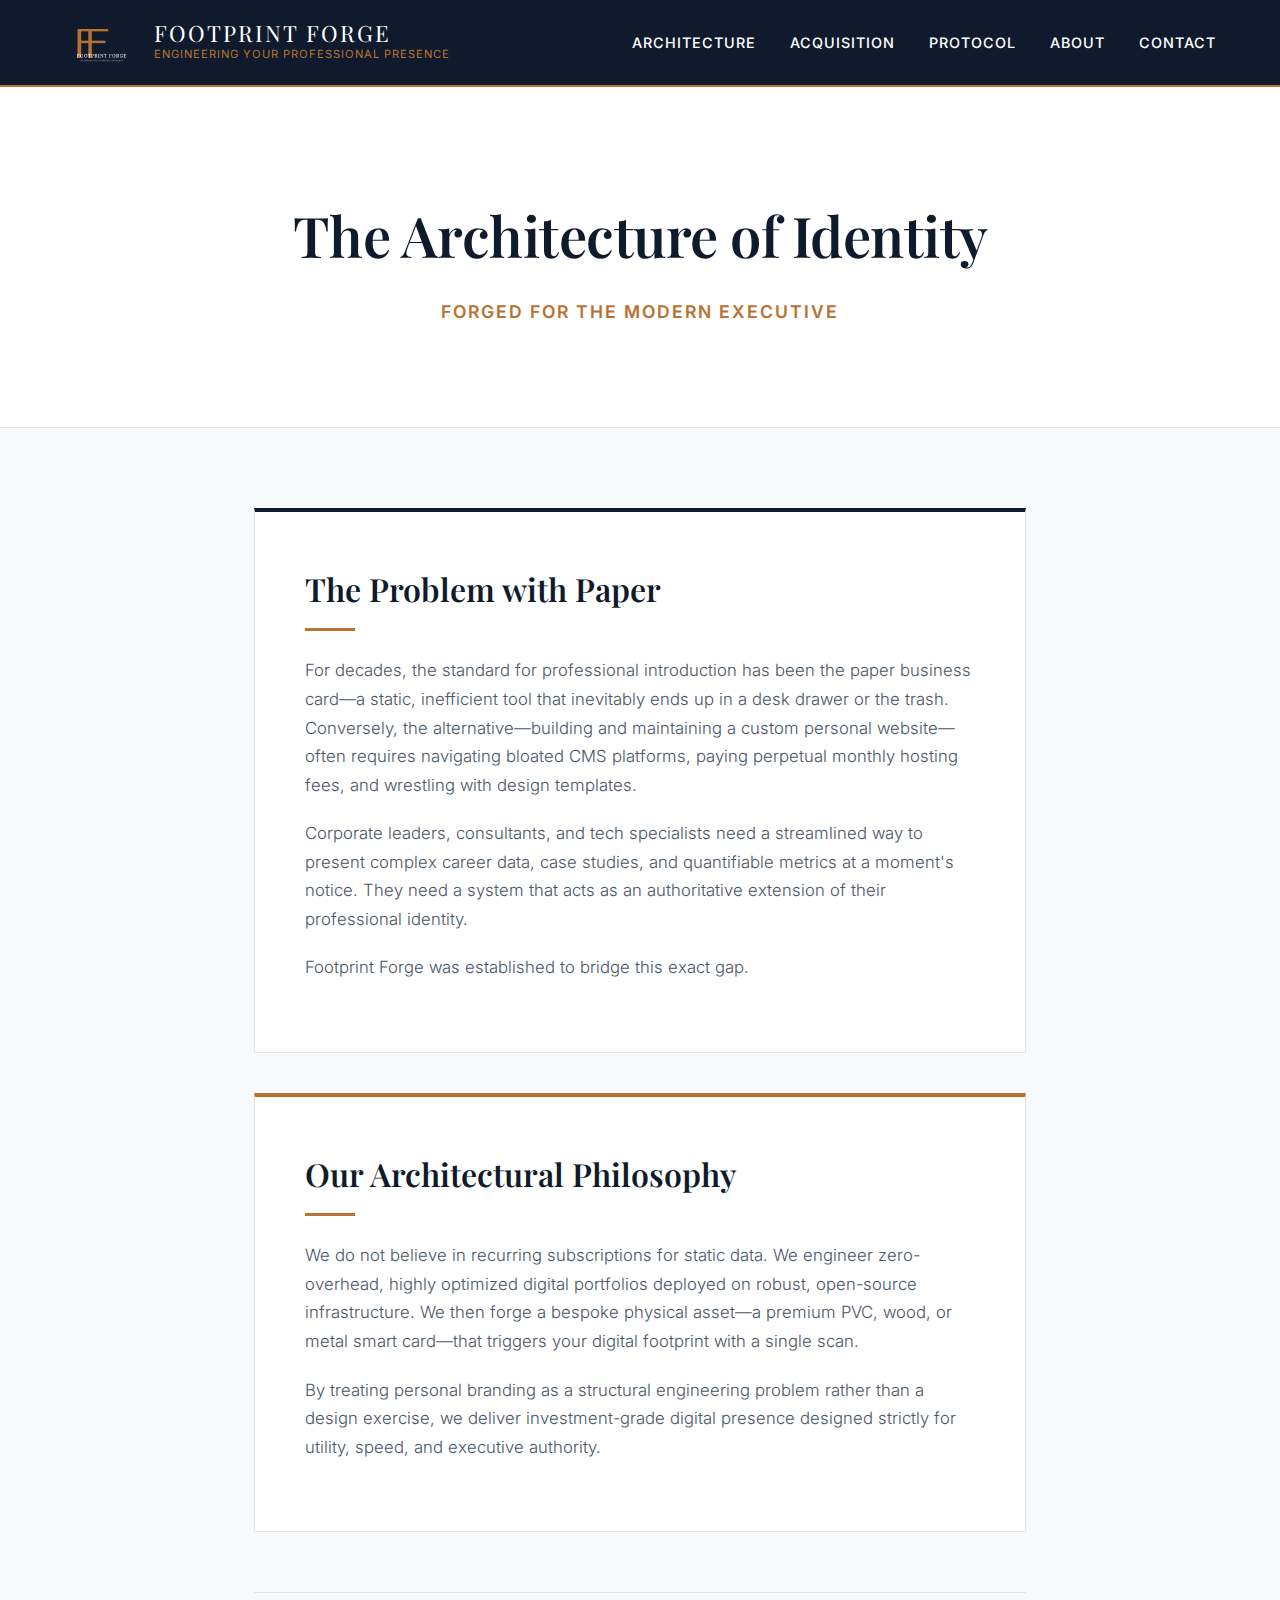
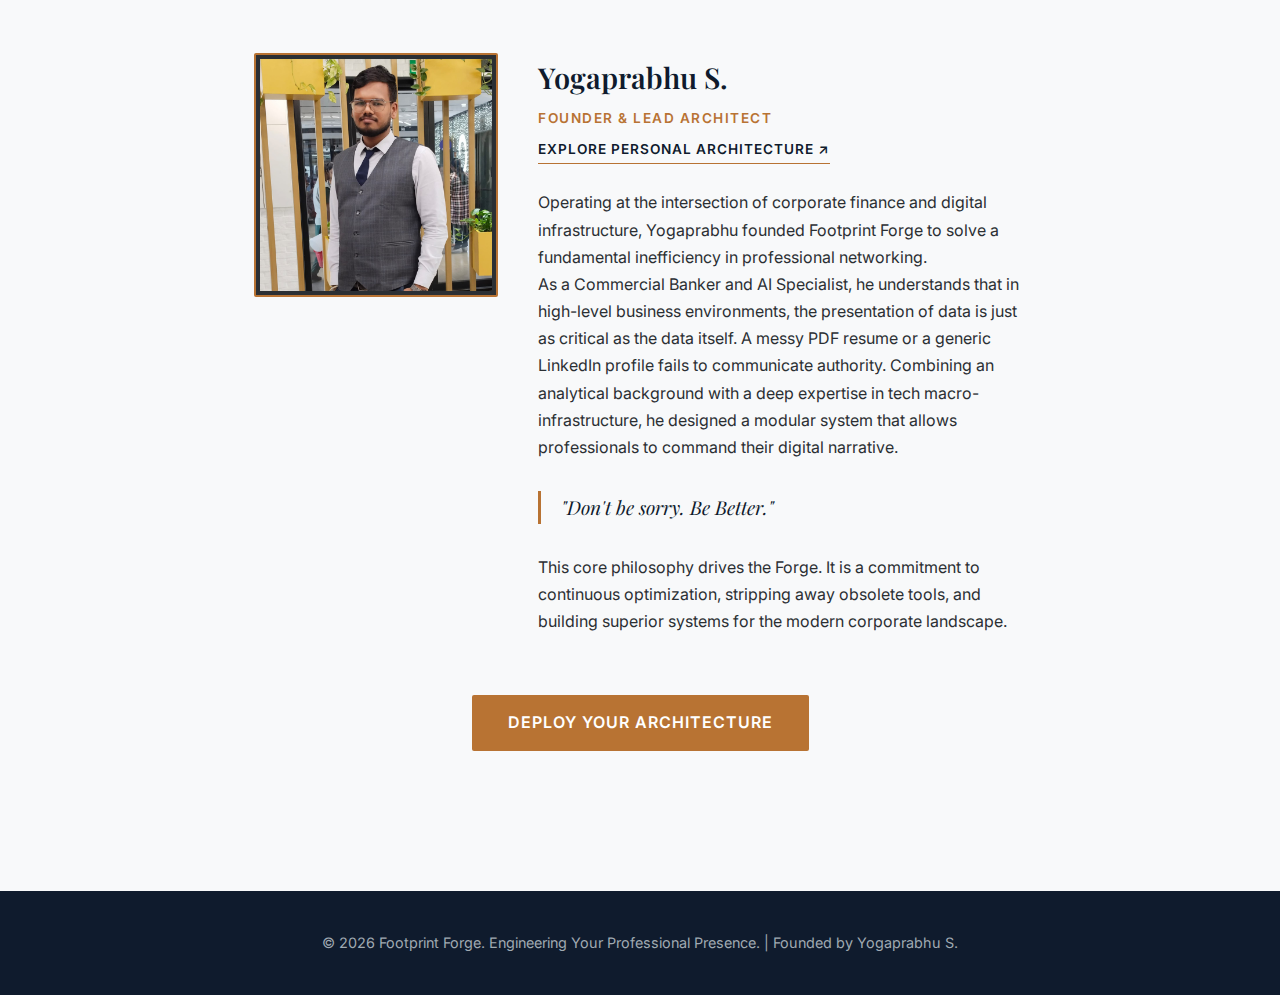
<file: about.html>
<!DOCTYPE html>
<html lang="en">
<head>
    <meta charset="UTF-8">
    <meta name="viewport" content="width=device-width, initial-scale=1.0">
    <title>About | Footprint Forge</title>
    
    <link rel="preconnect" href="https://fonts.googleapis.com">
    <link rel="preconnect" href="https://fonts.gstatic.com" crossorigin>
    <link href="https://fonts.googleapis.com/css2?family=Playfair+Display:wght@600;700&family=Inter:wght@300;400;500;600&display=swap" rel="stylesheet">

    <style>
        /* Engineered Brand Color System */
        :root {
            --navy: #0F1B2D;
            --charcoal: #2B2F33;
            --copper: #B87333;
            --bg-light: #F8F9FA;
            --white: #FFFFFF;
            --border-color: #E1E5EA;
            
            --font-serif: 'Playfair Display', serif;
            --font-sans: 'Inter', sans-serif;
        }

        * {
            margin: 0;
            padding: 0;
            box-sizing: border-box;
        }

        body {
            background-color: var(--bg-light);
            color: var(--charcoal);
            font-family: var(--font-sans);
            line-height: 1.7;
            -webkit-font-smoothing: antialiased;
        }

        h1, h2, h3, h4 {
            font-family: var(--font-serif);
            font-weight: 600;
            color: var(--navy);
        }

        /* Structural Navigation */
        nav {
            background-color: var(--navy);
            padding: 20px 5%;
            display: flex;
            justify-content: space-between;
            align-items: center;
            border-bottom: 2px solid var(--copper);
            position: sticky;
            top: 0;
            z-index: 1000;
        }

        .brand-container {
            display: flex;
            align-items: center;
            gap: 15px;
            text-decoration: none;
        }

        .nav-logo {
            height: 45px;
            width: auto;
            display: block;
        }

        .nav-text {
            display: flex;
            flex-direction: column;
        }

        .nav-title {
            color: var(--white);
            font-family: var(--font-serif);
            font-size: 1.4rem;
            letter-spacing: 2px;
            text-transform: uppercase;
            line-height: 1.1;
        }

        .nav-tagline {
            color: var(--copper);
            font-family: var(--font-sans);
            font-size: 0.7rem;
            letter-spacing: 1px;
            text-transform: uppercase;
        }

        .nav-links a {
            margin-left: 30px;
            text-decoration: none;
            color: var(--white);
            font-size: 0.9rem;
            font-weight: 500;
            letter-spacing: 1px;
            text-transform: uppercase;
            transition: color 0.3s;
        }

        .nav-links a:hover {
            color: var(--copper);
        }

        /* Page Header */
        header {
            background-color: var(--white);
            padding: 100px 5%;
            text-align: center;
            border-bottom: 1px solid var(--border-color);
        }

        header h1 {
            font-size: 3.5rem;
            margin-bottom: 15px;
            letter-spacing: -0.5px;
        }

        header p {
            font-size: 1.1rem;
            color: var(--copper);
            text-transform: uppercase;
            letter-spacing: 2px;
            font-weight: 600;
        }

        /* Content Architecture */
        .container {
            max-width: 900px;
            margin: 0 auto;
            padding: 80px 5%;
        }

        .story-block {
            background: var(--white);
            padding: 50px;
            border: 1px solid var(--border-color);
            border-top: 4px solid var(--navy);
            margin-bottom: 40px;
        }

        .story-block h2 {
            font-size: 2rem;
            margin-bottom: 25px;
            position: relative;
            padding-bottom: 15px;
        }

        .story-block h2::after {
            content: '';
            position: absolute;
            left: 0;
            bottom: 0;
            width: 50px;
            height: 3px;
            background-color: var(--copper);
        }

        .story-block p {
            margin-bottom: 20px;
            font-size: 1.05rem;
            color: #4A5568;
            font-weight: 300;
        }

        /* Founder Section */
        .founder-grid {
            display: grid;
            grid-template-columns: 1fr 2fr;
            gap: 40px;
            align-items: start;
            margin-top: 60px;
            padding-top: 60px;
            border-top: 1px solid var(--border-color);
        }

        .founder-image-placeholder {
            width: 100%;
            background-color: var(--charcoal);
            border: 2px solid var(--copper);
            padding: 4px;
            border-radius: 2px;
        }

        .founder-image-placeholder img {
            width: 100%;
            height: auto;
            object-fit: cover;
            display: block;
            background-color: var(--navy);
        }

        .founder-content h3 {
            font-size: 1.8rem;
            margin-bottom: 5px;
        }

        .founder-content .title {
            color: var(--copper);
            font-family: var(--font-sans);
            font-size: 0.85rem;
            text-transform: uppercase;
            letter-spacing: 1.5px;
            font-weight: 600;
            margin-bottom: 20px;
            display: block;
        }

        .quote-block {
            border-left: 3px solid var(--copper);
            padding-left: 20px;
            margin: 30px 0;
            font-family: var(--font-serif);
            font-size: 1.2rem;
            color: var(--navy);
            font-style: italic;
        }

        /* CTA */
        .cta-section {
            text-align: center;
            padding: 60px 0;
        }

        .btn {
            display: inline-block;
            background-color: var(--copper);
            color: var(--white);
            padding: 14px 36px;
            text-decoration: none;
            font-family: var(--font-sans);
            font-weight: 600;
            letter-spacing: 1px;
            text-transform: uppercase;
            border-radius: 2px;
            transition: all 0.3s ease;
        }

        .btn:hover {
            background-color: var(--navy);
        }

        /* Footer */
        footer {
            background-color: var(--navy);
            color: #A0AAB2;
            text-align: center;
            padding: 40px 5%;
            font-size: 0.9rem;
        }

        @media (max-width: 768px) {
            .founder-grid { grid-template-columns: 1fr; }
            .nav-links, .nav-tagline { display: none; }
            header h1 { font-size: 2.5rem; }
        }
    </style>
</head>
<body>

    <nav>
        <a href="index.html" class="brand-container">
            <img src="FootprintForge_Master.jpg" alt="Footprint Forge Logo" class="nav-logo">
            <div class="nav-text">
                <span class="nav-title">Footprint Forge</span>
                <span class="nav-tagline">Engineering Your Professional Presence</span>
            </div>
        </a>
        <div class="nav-links">
            <a href="index.html#architecture">Architecture</a>
            <a href="index.html#pricing">Acquisition</a>
            <a href="index.html#terms">Protocol</a>
            <a href="about.html">About</a>
            <a href="mailto:Footprintforge@gmail.com">Contact</a>
        </div>
    </nav>

    <header>
        <h1>The Architecture of Identity</h1>
        <p>Forged for the Modern Executive</p>
    </header>

    <div class="container">
        <div class="story-block">
            <h2>The Problem with Paper</h2>
            <p>For decades, the standard for professional introduction has been the paper business card—a static, inefficient tool that inevitably ends up in a desk drawer or the trash. Conversely, the alternative—building and maintaining a custom personal website—often requires navigating bloated CMS platforms, paying perpetual monthly hosting fees, and wrestling with design templates.</p>
            <p>Corporate leaders, consultants, and tech specialists need a streamlined way to present complex career data, case studies, and quantifiable metrics at a moment's notice. They need a system that acts as an authoritative extension of their professional identity.</p>
            <p>Footprint Forge was established to bridge this exact gap.</p>
        </div>

        <div class="story-block" style="border-top-color: var(--copper);">
            <h2>Our Architectural Philosophy</h2>
            <p>We do not believe in recurring subscriptions for static data. We engineer zero-overhead, highly optimized digital portfolios deployed on robust, open-source infrastructure. We then forge a bespoke physical asset—a premium PVC, wood, or metal smart card—that triggers your digital footprint with a single scan.</p>
            <p>By treating personal branding as a structural engineering problem rather than a design exercise, we deliver investment-grade digital presence designed strictly for utility, speed, and executive authority.</p>
        </div>

        <div class="founder-grid">
            <div class="founder-image-placeholder">
                <img src="founder-headshot.jpg" alt="Yogaprabhu S. - Founder of Footprint Forge">
            </div>
            <div class="founder-content">
                <h3>Yogaprabhu S.</h3>
                <span class="title" style="margin-bottom: 5px;">Founder & Lead Architect</span>
                
                <a href="https://prabhuofyoga.github.io" target="_blank" style="display: inline-block; margin-bottom: 25px; color: var(--navy); text-decoration: none; font-weight: 600; font-size: 0.85rem; text-transform: uppercase; letter-spacing: 1px; border-bottom: 1px solid var(--copper); padding-bottom: 2px; transition: color 0.3s;">
                    Explore Personal Architecture ↗
                </a>

                <p>Operating at the intersection of corporate finance and digital infrastructure, Yogaprabhu founded Footprint Forge to solve a fundamental inefficiency in professional networking.</p>
                <p>As a Commercial Banker and AI Specialist, he understands that in high-level business environments, the presentation of data is just as critical as the data itself. A messy PDF resume or a generic LinkedIn profile fails to communicate authority. Combining an analytical background with a deep expertise in tech macro-infrastructure, he designed a modular system that allows professionals to command their digital narrative.</p>
                
                <div class="quote-block">
                    "Don't be sorry. Be Better."
                </div>
                
                <p>This core philosophy drives the Forge. It is a commitment to continuous optimization, stripping away obsolete tools, and building superior systems for the modern corporate landscape.</p>
            </div>
        </div>

        <div class="cta-section">
            <a href="index.html#pricing" class="btn">Deploy Your Architecture</a>
        </div>
    </div>

    <footer>
        <p>&copy; 2026 Footprint Forge. Engineering Your Professional Presence. | Founded by Yogaprabhu S.</p>
    </footer>

</body>
</html>
</file>
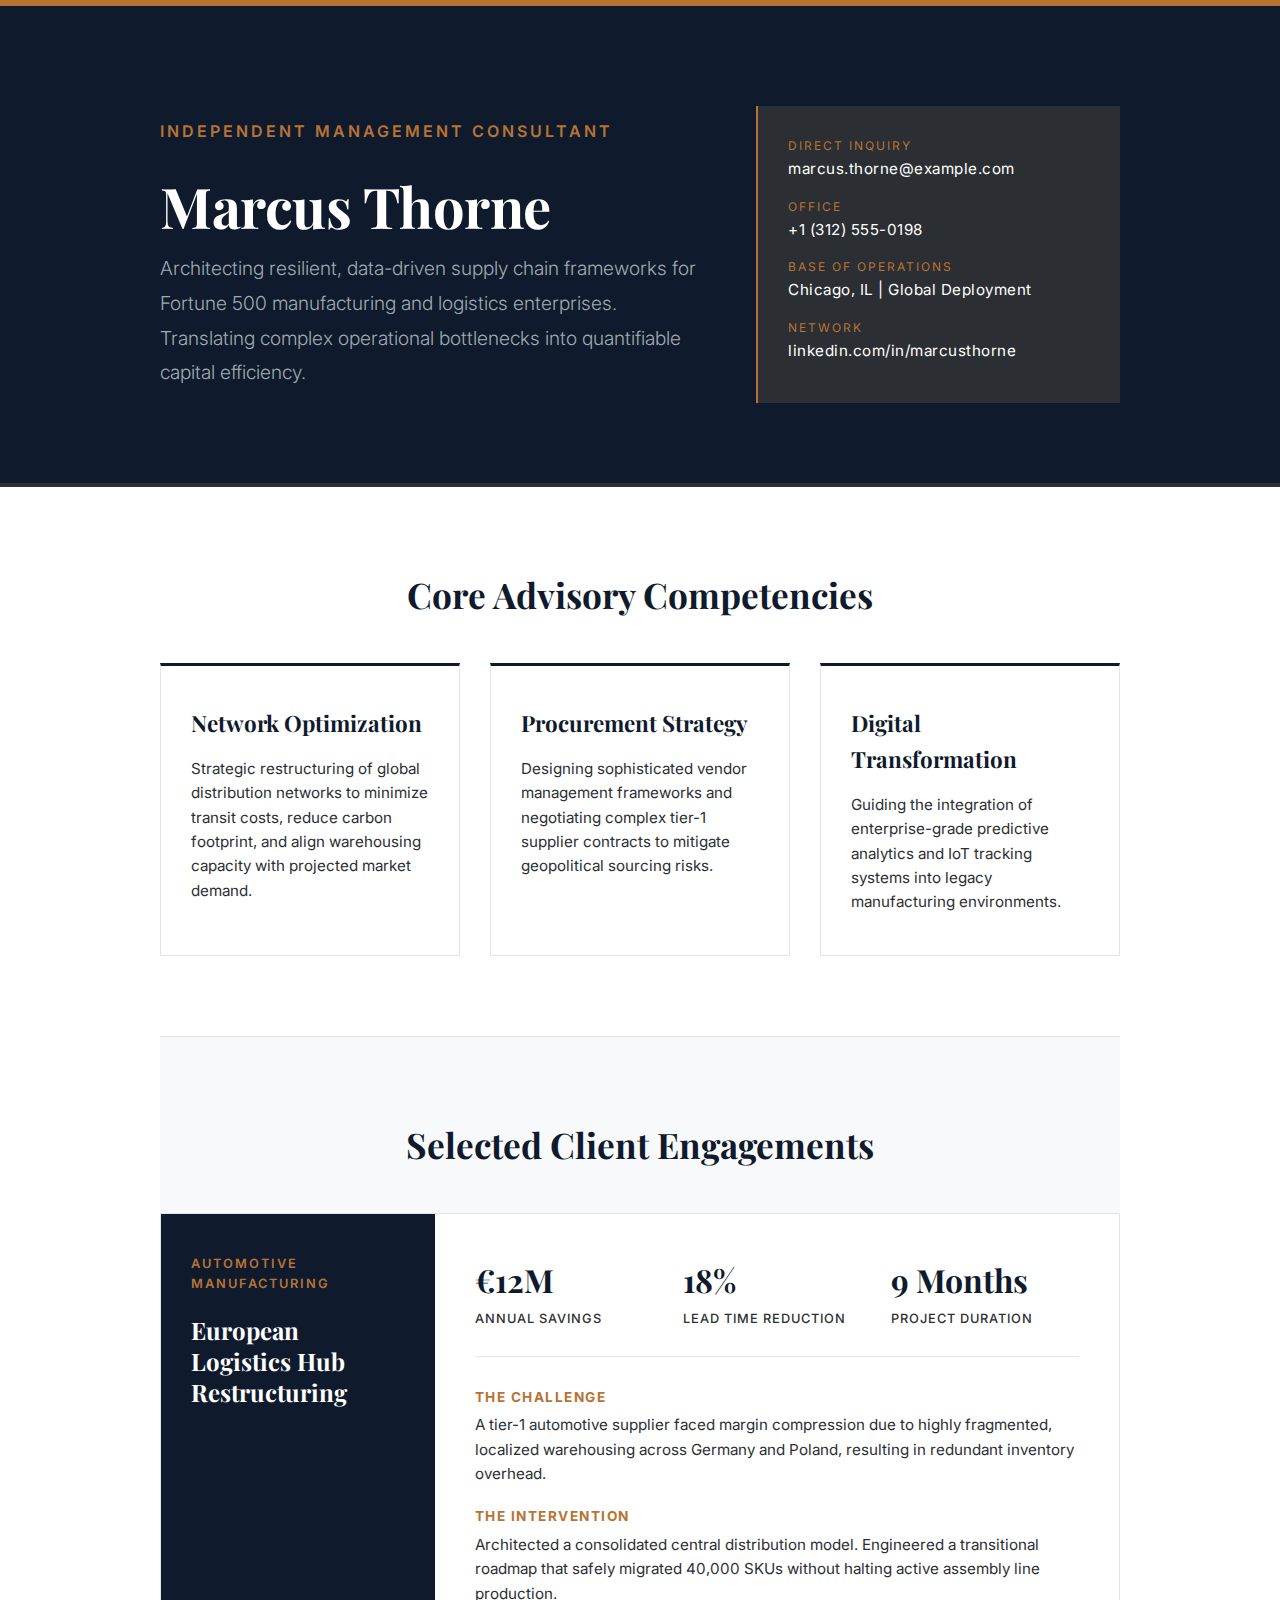
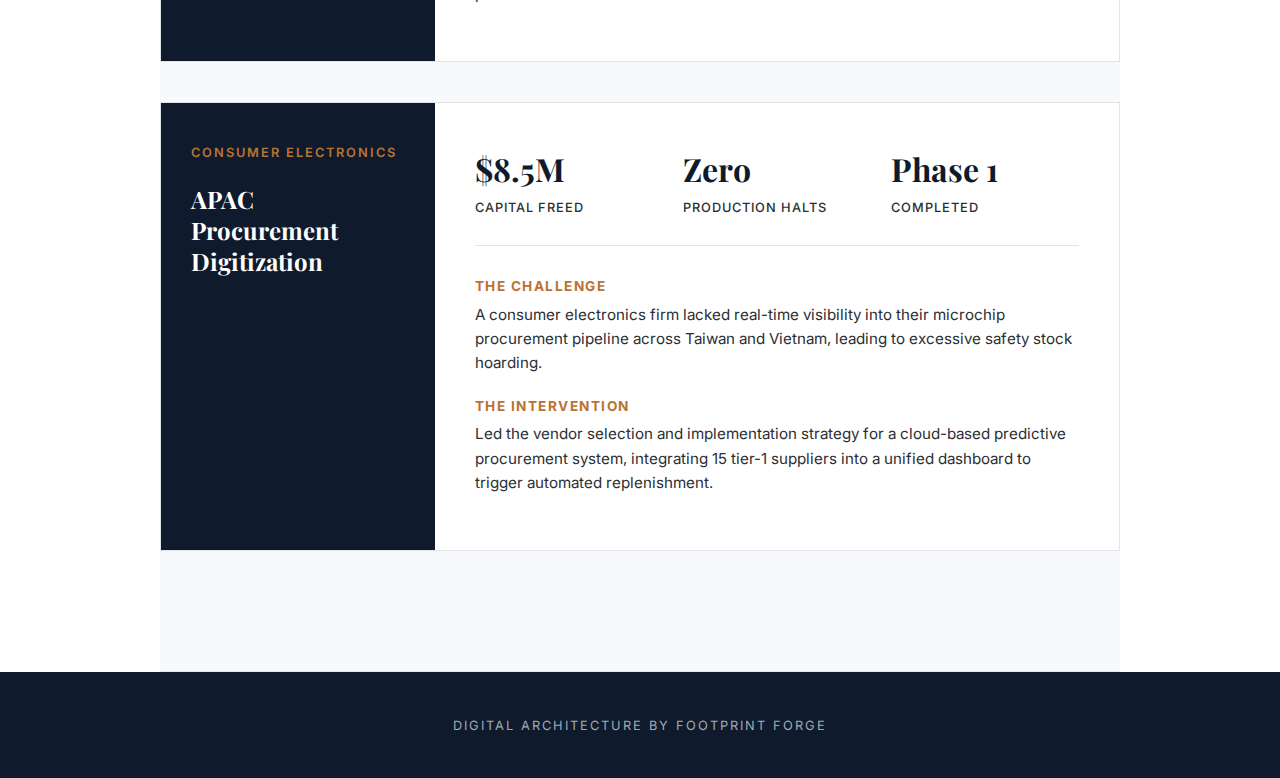
<file: consultant-demo.html>
<!DOCTYPE html>
<html lang="en">
<head>
    <meta charset="UTF-8">
    <meta name="viewport" content="width=device-width, initial-scale=1.0">
    <title>Marcus Thorne | Independent Strategy Consultant</title>
    
    <link rel="preconnect" href="https://fonts.googleapis.com">
    <link rel="preconnect" href="https://fonts.gstatic.com" crossorigin>
    <link href="https://fonts.googleapis.com/css2?family=Playfair+Display:wght@500;600;700&family=Inter:wght@300;400;500;600&display=swap" rel="stylesheet">

    <style>
        /* Engineered Brand Color System */
        :root {
            --navy: #0F1B2D;
            --charcoal: #2B2F33;
            --copper: #B87333;
            --bg-light: #F8F9FA;
            --white: #FFFFFF;
            --border-color: #E1E5EA;
            
            --font-serif: 'Playfair Display', serif;
            --font-sans: 'Inter', sans-serif;
        }

        * {
            margin: 0;
            padding: 0;
            box-sizing: border-box;
        }

        body {
            background-color: var(--white);
            color: var(--charcoal);
            font-family: var(--font-sans);
            line-height: 1.6;
            -webkit-font-smoothing: antialiased;
        }

        .container {
            max-width: 1000px;
            margin: 0 auto;
            padding: 0 20px;
        }

        /* Top Bar - Structural Line */
        .top-bar {
            height: 6px;
            background-color: var(--copper);
            width: 100%;
        }

        /* Hero / Header Section */
        header {
            background-color: var(--navy);
            color: var(--white);
            padding: 100px 0 80px;
            border-bottom: 4px solid var(--charcoal);
        }

        .header-grid {
            display: grid;
            grid-template-columns: 3fr 2fr;
            gap: 50px;
            align-items: center;
        }

        h1 {
            font-family: var(--font-serif);
            font-size: 3.5rem;
            color: var(--white);
            line-height: 1.1;
            margin-bottom: 15px;
            letter-spacing: -0.5px;
        }

        .title {
            font-family: var(--font-sans);
            font-size: 1rem;
            color: var(--copper);
            text-transform: uppercase;
            letter-spacing: 3px;
            font-weight: 600;
            margin-bottom: 30px;
        }

        .value-prop {
            font-size: 1.2rem;
            color: #A0AAB2;
            font-weight: 300;
            line-height: 1.8;
        }

        .contact-info {
            background-color: var(--charcoal);
            padding: 30px;
            border-left: 2px solid var(--copper);
        }

        .contact-info a {
            color: var(--white);
            text-decoration: none;
            display: block;
            margin-bottom: 10px;
            font-size: 0.95rem;
            letter-spacing: 0.5px;
            transition: color 0.3s;
        }

        .contact-info a:hover {
            color: var(--copper);
        }

        .contact-info .label {
            color: var(--copper);
            font-size: 0.75rem;
            text-transform: uppercase;
            letter-spacing: 2px;
            display: block;
            margin-bottom: 2px;
            margin-top: 15px;
        }

        .contact-info .label:first-child {
            margin-top: 0;
        }

        /* Section Architecture */
        section {
            padding: 80px 0;
            border-bottom: 1px solid var(--border-color);
            background-color: var(--bg-light);
        }

        section.white-bg {
            background-color: var(--white);
        }

        h2 {
            font-family: var(--font-serif);
            font-size: 2.2rem;
            color: var(--navy);
            margin-bottom: 40px;
            text-align: center;
        }

        /* Competencies Grid */
        .grid-3 {
            display: grid;
            grid-template-columns: repeat(3, 1fr);
            gap: 30px;
        }

        .competency-card {
            background: var(--white);
            padding: 40px 30px;
            border: 1px solid var(--border-color);
            border-top: 3px solid var(--navy);
        }

        .competency-card h3 {
            font-family: var(--font-serif);
            color: var(--navy);
            margin-bottom: 15px;
            font-size: 1.4rem;
        }

        .competency-card p {
            font-size: 0.95rem;
            color: var(--charcoal);
        }

        /* Case Studies (Engagements) */
        .case-study {
            background: var(--white);
            border: 1px solid var(--border-color);
            margin-bottom: 40px;
            display: grid;
            grid-template-columns: 1fr 2.5fr;
        }

        .case-meta {
            background-color: var(--navy);
            color: var(--white);
            padding: 40px 30px;
        }

        .case-meta h3 {
            font-family: var(--font-serif);
            font-size: 1.5rem;
            margin-bottom: 10px;
            line-height: 1.3;
        }

        .case-meta .industry {
            color: var(--copper);
            font-size: 0.8rem;
            text-transform: uppercase;
            letter-spacing: 2px;
            font-weight: 600;
            display: block;
            margin-bottom: 20px;
        }

        .case-content {
            padding: 40px;
        }

        .metrics-grid {
            display: grid;
            grid-template-columns: 1fr 1fr 1fr;
            gap: 20px;
            margin-bottom: 30px;
            padding-bottom: 25px;
            border-bottom: 1px solid var(--border-color);
        }

        .metric-item .number {
            font-family: var(--font-serif);
            font-size: 2rem;
            color: var(--navy);
            font-weight: 700;
            display: block;
        }

        .metric-item .label {
            font-size: 0.8rem;
            color: var(--charcoal);
            text-transform: uppercase;
            letter-spacing: 1px;
            font-weight: 500;
        }

        .case-details h4 {
            font-family: var(--font-sans);
            font-size: 0.85rem;
            color: var(--copper);
            text-transform: uppercase;
            letter-spacing: 1.5px;
            margin-bottom: 5px;
            margin-top: 20px;
        }

        .case-details p {
            font-size: 0.95rem;
            margin-bottom: 15px;
        }

        /* Footer / Footprint Forge Branding */
        footer {
            text-align: center;
            padding: 40px 0;
            background-color: var(--navy);
        }

        .powered-by {
            font-size: 0.8rem;
            color: #A0AAB2;
            text-transform: uppercase;
            letter-spacing: 2px;
            text-decoration: none;
            transition: color 0.3s;
        }

        .powered-by:hover {
            color: var(--copper);
        }

        /* Responsive Design */
        @media (max-width: 900px) {
            .header-grid, .case-study {
                grid-template-columns: 1fr;
            }
            .grid-3 {
                grid-template-columns: 1fr;
            }
            .metrics-grid {
                grid-template-columns: 1fr;
                gap: 15px;
            }
            h1 {
                font-size: 2.8rem;
            }
        }
    </style>
</head>
<body>

    <div class="top-bar"></div>

    <header>
        <div class="container header-grid">
            <div>
                <div class="title">Independent Management Consultant</div>
                <h1>Marcus Thorne</h1>
                <p class="value-prop">Architecting resilient, data-driven supply chain frameworks for Fortune 500 manufacturing and logistics enterprises. Translating complex operational bottlenecks into quantifiable capital efficiency.</p>
            </div>
            <div class="contact-info">
                <span class="label">Direct Inquiry</span>
                <a href="mailto:marcus@example.com">marcus.thorne@example.com</a>
                
                <span class="label">Office</span>
                <a href="#">+1 (312) 555-0198</a>
                
                <span class="label">Base of Operations</span>
                <a href="#">Chicago, IL | Global Deployment</a>
                
                <span class="label">Network</span>
                <a href="#">linkedin.com/in/marcusthorne</a>
            </div>
        </div>
    </header>

    <div class="container">
        
        <section class="white-bg">
            <h2>Core Advisory Competencies</h2>
            <div class="grid-3">
                <div class="competency-card">
                    <h3>Network Optimization</h3>
                    <p>Strategic restructuring of global distribution networks to minimize transit costs, reduce carbon footprint, and align warehousing capacity with projected market demand.</p>
                </div>
                <div class="competency-card">
                    <h3>Procurement Strategy</h3>
                    <p>Designing sophisticated vendor management frameworks and negotiating complex tier-1 supplier contracts to mitigate geopolitical sourcing risks.</p>
                </div>
                <div class="competency-card">
                    <h3>Digital Transformation</h3>
                    <p>Guiding the integration of enterprise-grade predictive analytics and IoT tracking systems into legacy manufacturing environments.</p>
                </div>
            </div>
        </section>

        <section>
            <h2>Selected Client Engagements</h2>
            
            <div class="case-study">
                <div class="case-meta">
                    <span class="industry">Automotive Manufacturing</span>
                    <h3>European Logistics Hub Restructuring</h3>
                </div>
                <div class="case-content">
                    <div class="metrics-grid">
                        <div class="metric-item">
                            <span class="number">€12M</span>
                            <span class="label">Annual Savings</span>
                        </div>
                        <div class="metric-item">
                            <span class="number">18%</span>
                            <span class="label">Lead Time Reduction</span>
                        </div>
                        <div class="metric-item">
                            <span class="number">9 Months</span>
                            <span class="label">Project Duration</span>
                        </div>
                    </div>
                    <div class="case-details">
                        <h4>The Challenge</h4>
                        <p>A tier-1 automotive supplier faced margin compression due to highly fragmented, localized warehousing across Germany and Poland, resulting in redundant inventory overhead.</p>
                        
                        <h4>The Intervention</h4>
                        <p>Architected a consolidated central distribution model. Engineered a transitional roadmap that safely migrated 40,000 SKUs without halting active assembly line production.</p>
                    </div>
                </div>
            </div>

            <div class="case-study">
                <div class="case-meta">
                    <span class="industry">Consumer Electronics</span>
                    <h3>APAC Procurement Digitization</h3>
                </div>
                <div class="case-content">
                    <div class="metrics-grid">
                        <div class="metric-item">
                            <span class="number">$8.5M</span>
                            <span class="label">Capital Freed</span>
                        </div>
                        <div class="metric-item">
                            <span class="number">Zero</span>
                            <span class="label">Production Halts</span>
                        </div>
                        <div class="metric-item">
                            <span class="number">Phase 1</span>
                            <span class="label">Completed</span>
                        </div>
                    </div>
                    <div class="case-details">
                        <h4>The Challenge</h4>
                        <p>A consumer electronics firm lacked real-time visibility into their microchip procurement pipeline across Taiwan and Vietnam, leading to excessive safety stock hoarding.</p>
                        
                        <h4>The Intervention</h4>
                        <p>Led the vendor selection and implementation strategy for a cloud-based predictive procurement system, integrating 15 tier-1 suppliers into a unified dashboard to trigger automated replenishment.</p>
                    </div>
                </div>
            </div>

        </section>
    </div>

    <footer>
        <a href="#" class="powered-by">Digital Architecture by Footprint Forge</a>
    </footer>

</body>
</html>
</file>
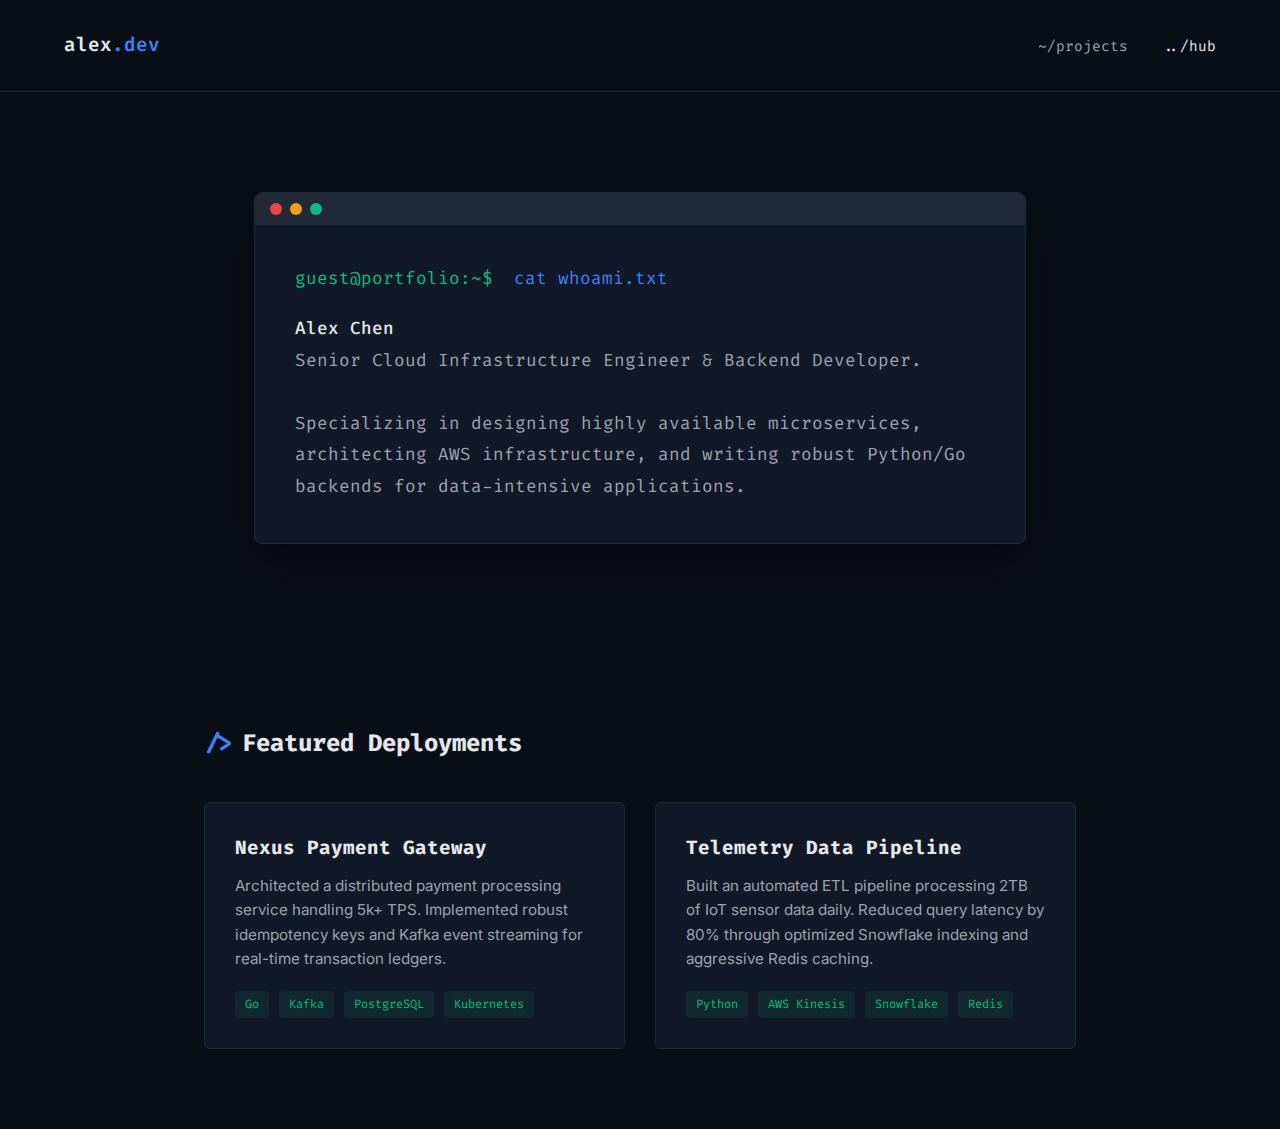
<file: developer-demo.html>
<!DOCTYPE html>
<html lang="en">
<head>
    <meta charset="UTF-8">
    <meta name="viewport" content="width=device-width, initial-scale=1.0">
    <title>Developer Portfolio | Alex Chen</title>
    
    <link rel="preconnect" href="https://fonts.googleapis.com">
    <link rel="preconnect" href="https://fonts.gstatic.com" crossorigin>
    <link href="https://fonts.googleapis.com/css2?family=Fira+Code:wght@400;500;600&family=Inter:wght@300;400;500&display=swap" rel="stylesheet">

    <style>
        :root {
            --bg-dark: #0A0E17;
            --surface: #111827;
            --border: #1F2937;
            --text-main: #E5E7EB;
            --text-muted: #9CA3AF;
            --accent-blue: #3B82F6;
            --accent-green: #10B981;
            
            --font-mono: 'Fira Code', monospace;
            --font-sans: 'Inter', sans-serif;
        }

        * { margin: 0; padding: 0; box-sizing: border-box; scroll-behavior: smooth; }

        body {
            background-color: var(--bg-dark);
            color: var(--text-main);
            font-family: var(--font-sans);
            line-height: 1.6;
            -webkit-font-smoothing: antialiased;
        }

        .reveal { opacity: 0; transform: translateY(20px); transition: all 0.6s ease-out; }
        .reveal.active { opacity: 1; transform: translateY(0); }

        nav { padding: 30px 5%; display: flex; justify-content: space-between; align-items: center; border-bottom: 1px solid var(--border); }
        .logo { font-family: var(--font-mono); font-size: 1.2rem; color: var(--text-main); text-decoration: none; font-weight: 600; }
        .logo span { color: var(--accent-blue); }
        
        .nav-links a { color: var(--text-muted); text-decoration: none; margin-left: 30px; font-size: 0.9rem; transition: color 0.3s; font-family: var(--font-mono); }
        .nav-links a:hover { color: var(--accent-blue); }

        .terminal-header { padding: 100px 5%; max-width: 900px; margin: 0 auto; }
        
        .terminal-window {
            background-color: var(--surface);
            border: 1px solid var(--border);
            border-radius: 8px;
            overflow: hidden;
            box-shadow: 0 20px 40px rgba(0,0,0,0.4);
        }

        .terminal-bar { background-color: #1F2937; padding: 10px 15px; display: flex; gap: 8px; align-items: center; }
        .dot { width: 12px; height: 12px; border-radius: 50%; }
        .dot.r { background-color: #EF4444; }
        .dot.y { background-color: #F59E0B; }
        .dot.g { background-color: #10B981; }

        .terminal-body { padding: 40px; font-family: var(--font-mono); font-size: 1.1rem; }
        .prompt { color: var(--accent-green); margin-right: 10px; }
        .command { color: var(--accent-blue); }
        
        .output { margin-top: 20px; color: var(--text-muted); line-height: 1.8; }
        .output strong { color: var(--text-main); font-weight: 500; }

        section { padding: 80px 5%; max-width: 1000px; margin: 0 auto; }
        .section-title { font-family: var(--font-mono); font-size: 1.5rem; color: var(--text-main); margin-bottom: 40px; display: flex; align-items: center; gap: 10px;}
        .section-title::before { content: '/>'; color: var(--accent-blue); }

        .grid { display: grid; grid-template-columns: repeat(auto-fit, minmax(300px, 1fr)); gap: 30px; }

        .project-card {
            background-color: var(--surface);
            border: 1px solid var(--border);
            padding: 30px;
            border-radius: 6px;
            transition: all 0.3s ease;
            position: relative;
        }

        .project-card:hover {
            border-color: var(--accent-blue);
            transform: translateY(-5px);
            box-shadow: 0 10px 30px rgba(59, 130, 246, 0.1);
        }

        .project-card h3 { font-family: var(--font-mono); font-size: 1.2rem; color: var(--text-main); margin-bottom: 10px; }
        .project-card p { color: var(--text-muted); font-size: 0.95rem; margin-bottom: 20px; }
        
        .tech-stack { display: flex; gap: 10px; flex-wrap: wrap; }
        .tech-stack span { font-family: var(--font-mono); font-size: 0.75rem; color: var(--accent-green); background-color: rgba(16, 185, 129, 0.1); padding: 4px 10px; border-radius: 4px; }

        @media (max-width: 768px) { .terminal-body { padding: 20px; font-size: 0.95rem; } }
    </style>
</head>
<body>

    <nav>
        <a href="#" class="logo">alex<span>.dev</span></a>
        <div class="nav-links">
            <a href="#work">~/projects</a>
            <a href="hub-demo.html" style="color: var(--text-main);">../hub</a>
        </div>
    </nav>

    <div class="terminal-header reveal">
        <div class="terminal-window">
            <div class="terminal-bar">
                <div class="dot r"></div><div class="dot y"></div><div class="dot g"></div>
            </div>
            <div class="terminal-body">
                <div><span class="prompt">guest@portfolio:~$</span> <span class="command">cat whoami.txt</span></div>
                <div class="output">
                    <strong>Alex Chen</strong><br>
                    Senior Cloud Infrastructure Engineer & Backend Developer.<br><br>
                    Specializing in designing highly available microservices, architecting AWS infrastructure, and writing robust Python/Go backends for data-intensive applications.
                </div>
            </div>
        </div>
    </div>

    <section id="work">
        <h2 class="section-title reveal">Featured Deployments</h2>
        <div class="grid">
            
            <div class="project-card reveal" style="transition-delay: 0.1s;">
                <h3>Nexus Payment Gateway</h3>
                <p>Architected a distributed payment processing service handling 5k+ TPS. Implemented robust idempotency keys and Kafka event streaming for real-time transaction ledgers.</p>
                <div class="tech-stack">
                    <span>Go</span><span>Kafka</span><span>PostgreSQL</span><span>Kubernetes</span>
                </div>
            </div>

            <div class="project-card reveal" style="transition-delay: 0.2s;">
                <h3>Telemetry Data Pipeline</h3>
                <p>Built an automated ETL pipeline processing 2TB of IoT sensor data daily. Reduced query latency by 80% through optimized Snowflake indexing and aggressive Redis caching.</p>
                <div class="tech-stack">
                    <span>Python</span><span>AWS Kinesis</span><span>Snowflake</span><span>Redis</span>
                </div>
            </div>

        </div>
    </section>

    <script>
        const observer = new IntersectionObserver((entries) => {
            entries.forEach(entry => {
                if (entry.isIntersecting) {
                    entry.target.classList.add('active');
                    observer.unobserve(entry.target);
                }
            });
        }, { threshold: 0.1 });

        document.querySelectorAll('.reveal').forEach(el => observer.observe(el));
        setTimeout(() => document.querySelector('.terminal-header.reveal').classList.add('active'), 100);
    </script>
</body>
</html>
</file>
